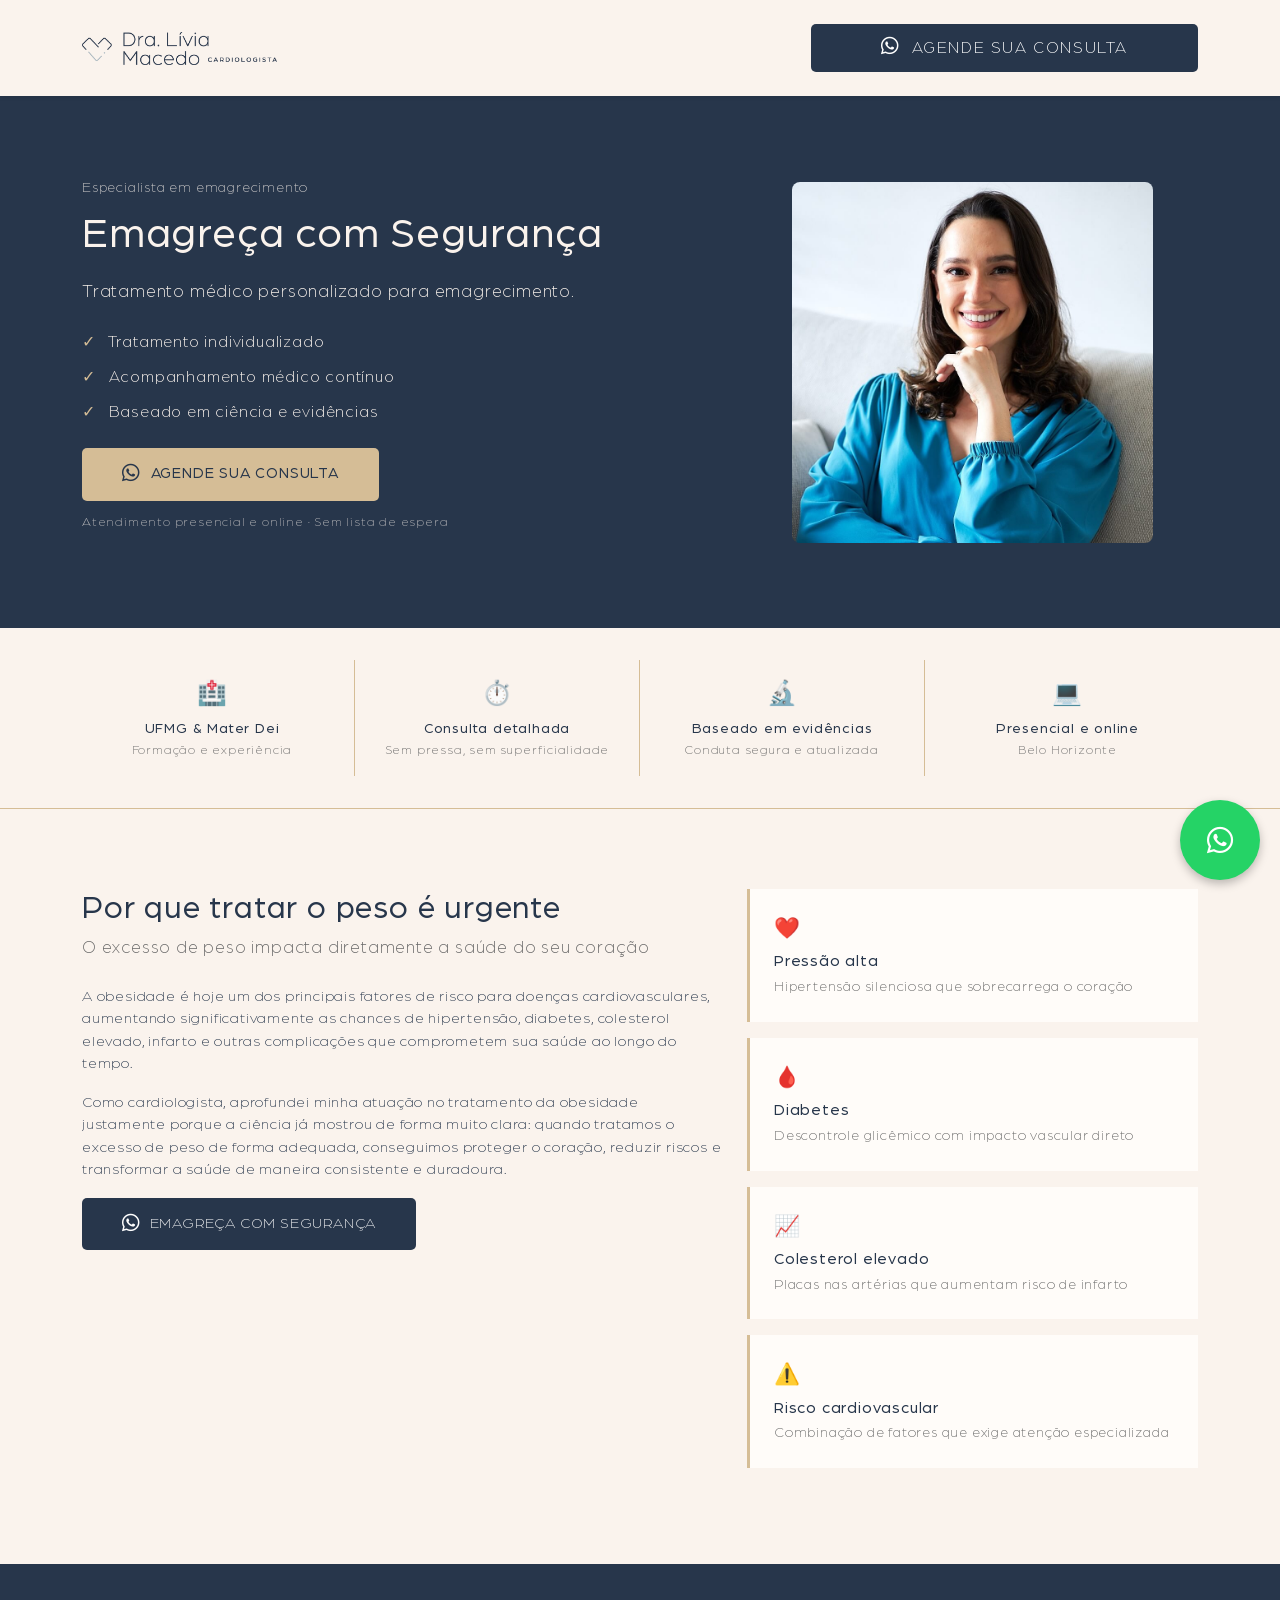
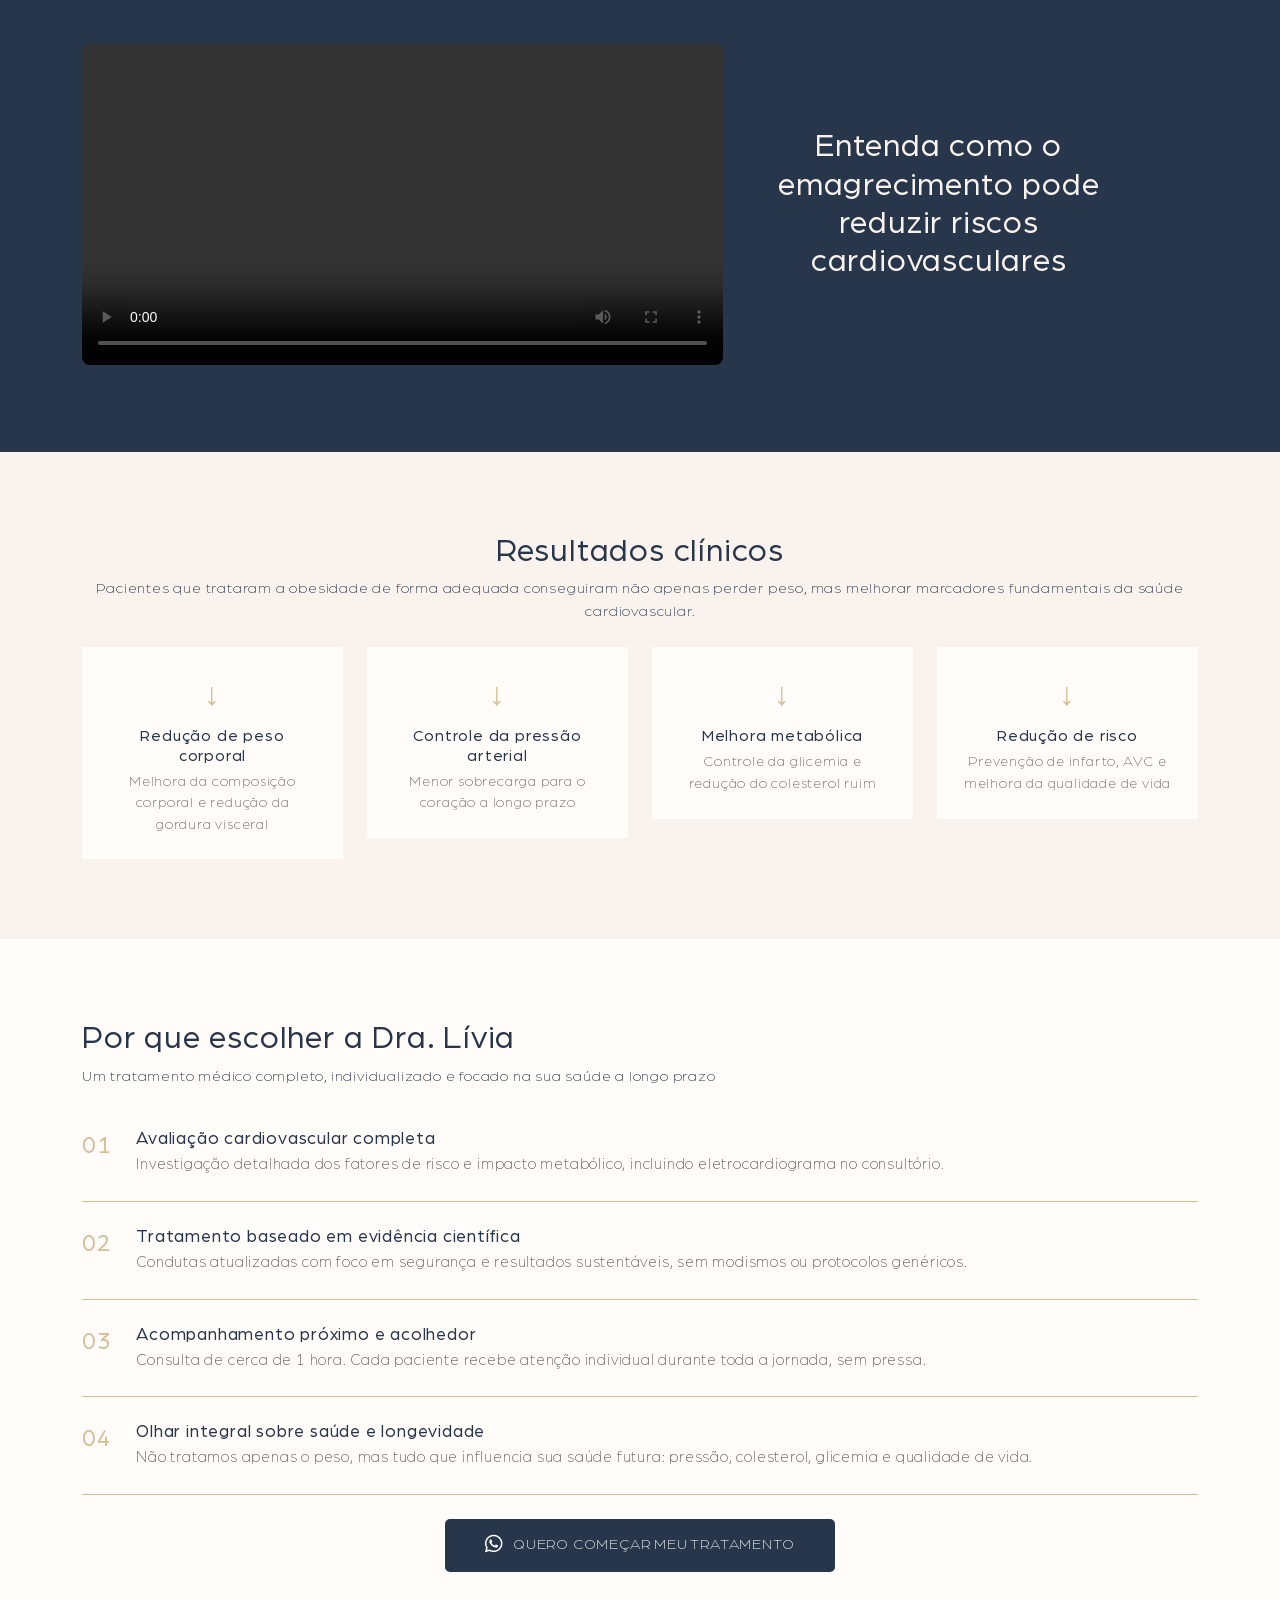
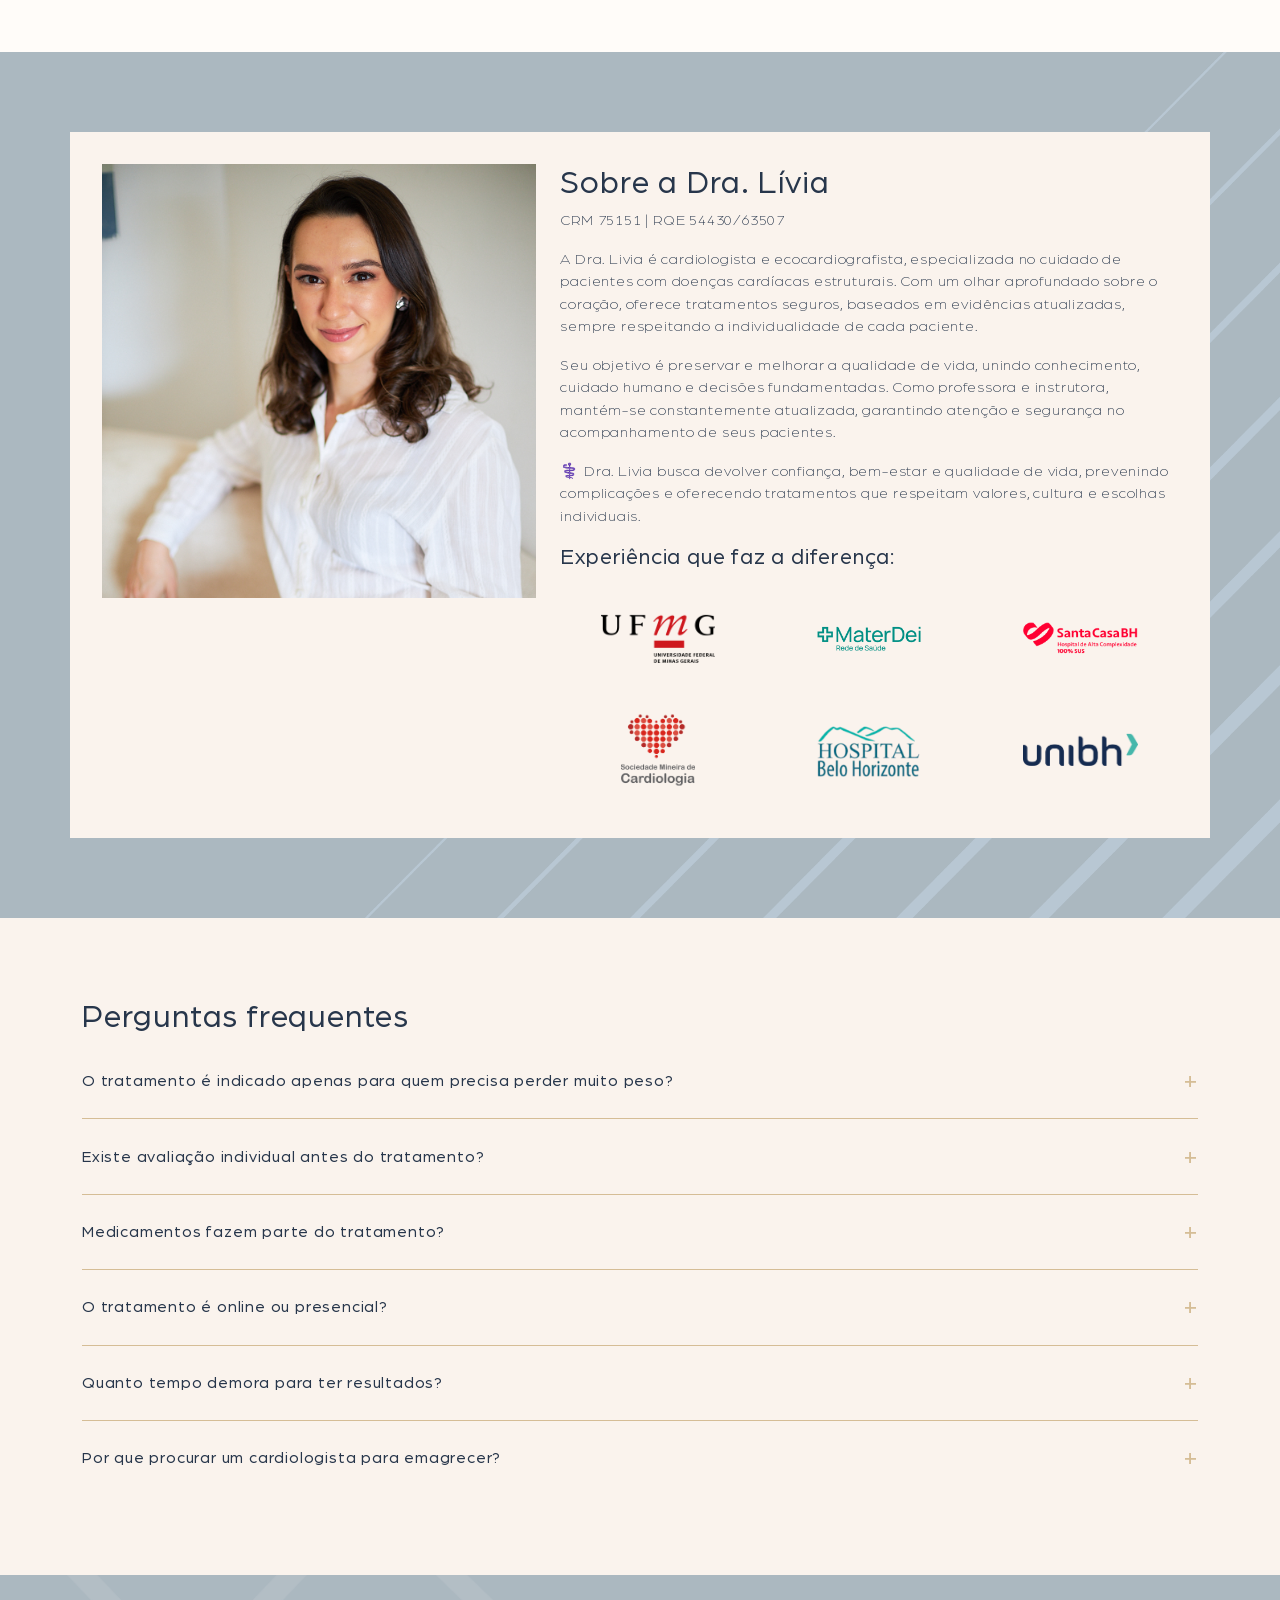
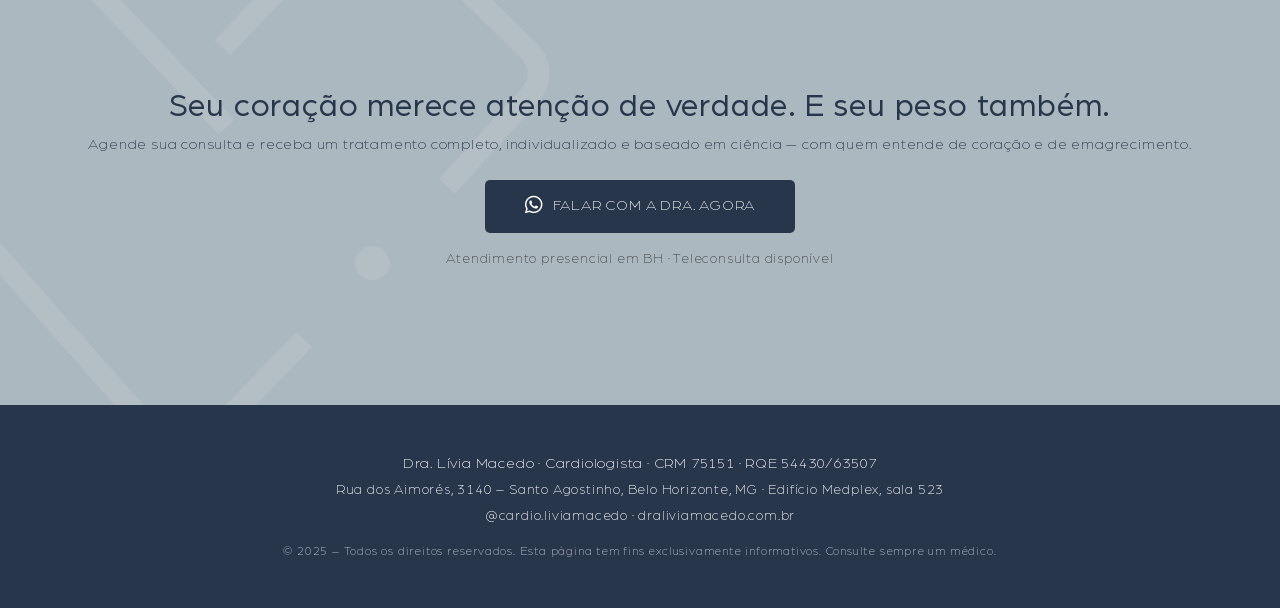
<file: emagreca-com-saude.html>
<!DOCTYPE html>
<html lang="pt-BR">
<head>
    <meta charset="UTF-8">
    <meta name="viewport" content="width=device-width, initial-scale=1.0">

    <!-- Google Tag Manager -->
<script>(function(w,d,s,l,i){w[l]=w[l]||[];w[l].push({'gtm.start':
new Date().getTime(),event:'gtm.js'});var f=d.getElementsByTagName(s)[0],
j=d.createElement(s),dl=l!='dataLayer'?'&l='+l:'';j.async=true;j.src=
'https://www.googletagmanager.com/gtm.js?id='+i+dl;f.parentNode.insertBefore(j,f);
})(window,document,'script','dataLayer','GTM-N33SVSZ2');</script>
<!-- End Google Tag Manager -->

    <!-- Event snippet for WhatsApp conversion page -->
    <script>
        function gtag_report_conversion(url) {
            var callback = function () {
                if (typeof(url) != 'undefined') {
                    window.location = url;
                }
            };
            gtag('event', 'conversion', {
                'send_to': 'AW-16884446533/FgIDCJz4w6UaEMXqkPM-',
                'value': 1.0,
                'currency': 'BRL',
                'event_callback': callback
            });
            console.log('whatsapp conversion')
            return false;
        }
    </script>

    <title>Emagreça com Saúde - Dra. Lívia Macedo | Especialista em Emagrecimento</title>
    <meta name="description" content="Tratamento médico personalizado para emagrecimento com segurança cardiovascular. Dra. Lívia Macedo, cardiologista em Belo Horizonte. Consulta presencial e online.">
    <meta name="keywords" content="emagrecimento, cardiologista, obesidade, perda de peso, Dra. Lívia Macedo, Belo Horizonte, saúde cardiovascular, prevenção">
    <meta name="author" content="Dra. Lívia Macedo">

    <!-- Open Graph Meta Tags -->
    <meta property="og:title" content="Emagreça com Saúde - Dra. Lívia Macedo | Cardiologista">
    <meta property="og:description" content="Tratamento médico personalizado para emagrecimento com segurança cardiovascular. Consulta presencial e online em Belo Horizonte.">
    <meta property="og:image" content="images/sobre-image.png">
    <meta property="og:url" content="https://draliviamacedo.com.br/emagraca-com-saude.html">
    <meta property="og:type" content="website">
    
    <!-- Twitter Card Meta Tags -->
    <meta name="twitter:card" content="summary_large_image">
    <meta name="twitter:title" content="Emagreça com Saúde - Dra. Lívia Macedo | Cardiologista">
    <meta name="twitter:description" content="Tratamento médico personalizado para emagrecimento com segurança cardiovascular. Consulta presencial e online em Belo Horizonte.">
    <meta name="twitter:image" content="images/sobre-image.png">

    <link rel="icon" href="images/favicon.png" type="image/png">
    <link href="https://cdn.jsdelivr.net/npm/bootstrap@5.1.3/dist/css/bootstrap.min.css" rel="stylesheet" integrity="sha384-1BmE4kWBq78iYhFldvKuhfTAU6auU8tT94WrHftjDbrCEXSU1oBoqyl2QvZ6jIW3" crossorigin="anonymous">
    <link rel="stylesheet" href="https://cdnjs.cloudflare.com/ajax/libs/font-awesome/5.15.3/css/all.min.css">
    <link rel="stylesheet" href="styles.css">

    <link rel="canonical" href="https://draliviamacedo.com.br/emagraca-com-saude.html">

    <!-- Hotjar Tracking Code for Dra. Livia Macedo -->
    <script>
        (function(h,o,t,j,a,r){
            h.hj=h.hj||function(){(h.hj.q=h.hj.q||[]).push(arguments)};
            h._hjSettings={hjid:6398975,hjsv:6};
            a=o.getElementsByTagName('head')[0];
            r=o.createElement('script');r.async=1;
            r.src=t+h._hjSettings.hjid+j+h._hjSettings.hjsv;
            a.appendChild(r);
        })(window,document,'https://static.hotjar.com/c/hotjar-','.js?sv=');
    </script>

    <style>
        /* Landing page specific styles */
        .lp-banner {
            background-color: #27364B;
            color: #FAF3ED;
            padding: 3rem 1.5rem;
        }

        .lp-banner h1 {
            font-size: 32px;
            margin-bottom: 1rem;
            line-height: 1.3;
        }

        .lp-banner p {
            font-size: 1.1rem;
            line-height: 1.6;
            margin-bottom: 1rem;
        }

        .lp-banner .lp-subtitle {
            font-size: 0.9rem;
            opacity: 0.8;
            margin-bottom: 0.5rem;
        }

        .lp-banner .lp-checkmarks {
            list-style: none;
            padding: 0;
            margin: 1.5rem 0;
        }

        .lp-banner .lp-checkmarks li {
            margin-bottom: 0.7rem;
            font-size: 1rem;
        }

        .lp-banner .lp-checkmarks li span {
            color: #D5BD96;
            margin-right: 0.5rem;
        }

        .lp-banner .btn-agendar-consulta {
            background-color: #D5BD96;
            color: #27364B;
            font-weight: 500;
        }

        .lp-banner .btn-agendar-consulta:hover {
            background-color: #FAF3ED !important;
            color: #27364B !important;
        }

        .lp-banner .lp-cta-sub {
            font-size: 0.8rem;
            opacity: 0.7;
            margin-top: 0.7rem;
        }

        .lp-credenciais {
            background-color: #FAF3ED;
            padding: 2rem 0;
            border-bottom: 1px solid #D5BD96;
        }

        .lp-credenciais .credencial-item {
            text-align: center;
            padding: 1rem;
        }

        .lp-credenciais .credencial-item .credencial-icon {
            font-size: 1.5rem;
            margin-bottom: 0.5rem;
        }

        .lp-credenciais .credencial-item h4 {
            font-size: 0.9rem;
            margin-bottom: 0.2rem;
            font-weight: 500;
        }

        .lp-credenciais .credencial-item p {
            font-size: 0.8rem;
            color: #666;
            margin-bottom: 0;
        }

        .lp-urgencia {
            background-color: #FAF3ED;
            padding: 3rem 0;
        }

        .lp-urgencia h2 {
            margin-bottom: 0.5rem;
        }

        .lp-urgencia .lp-urgencia-subtitle {
            color: #666;
            margin-bottom: 1.5rem;
            font-size: 1.1rem;
        }

        .lp-urgencia .risco-card {
            background-color: #FFFCF9;
            padding: 1.5rem;
            margin-bottom: 1rem;
            border-left: 3px solid #D5BD96;
        }

        .lp-urgencia .risco-card .risco-icon {
            font-size: 1.3rem;
            margin-bottom: 0.5rem;
        }

        .lp-urgencia .risco-card h4 {
            font-size: 1rem;
            margin-bottom: 0.3rem;
        }

        .lp-urgencia .risco-card p {
            font-size: 0.9rem;
            color: #666;
            margin-bottom: 0;
        }

        .lp-resultados {
            background-color: #FAF3ED;
            padding: 3rem 0;
        }

        .lp-resultados .resultado-item {
            text-align: center;
            padding: 1.5rem;
            background-color: #FFFCF9;
            margin-bottom: 1rem;
        }

        .lp-resultados .resultado-item .resultado-icon {
            font-size: 2rem;
            color: #D5BD96;
            margin-bottom: 0.5rem;
        }

        .lp-resultados .resultado-item h4 {
            font-size: 1rem;
            margin-bottom: 0.3rem;
        }

        .lp-resultados .resultado-item p {
            font-size: 0.9rem;
            color: #666;
            margin-bottom: 0;
        }

        .lp-diferenciais {
            background-color: #FFFCF9;
            padding: 3rem 0;
        }

        .lp-diferenciais .diferencial-item {
            display: flex;
            align-items: flex-start;
            padding: 1.5rem 0;
            border-bottom: 1px solid #D5BD96;
        }

        .lp-diferenciais .diferencial-item:last-of-type {
            border-bottom: none;
        }

        .lp-diferenciais .diferencial-number {
            font-size: 1.5rem;
            font-weight: 500;
            color: #D5BD96;
            margin-right: 1.2rem;
            min-width: 35px;
        }

        .lp-diferenciais .diferencial-item h4 {
            font-size: 1.1rem;
            margin-bottom: 0.3rem;
        }

        .lp-diferenciais .diferencial-item p {
            font-size: 0.95rem;
            color: #555;
            margin-bottom: 0;
        }

        .lp-faq {
            background-color: #FAF3ED;
            padding: 3rem 0;
        }

        .lp-faq .faq-item {
            border-bottom: 1px solid #D5BD96;
            padding: 1.2rem 0;
        }

        .lp-faq .faq-item:last-of-type {
            border-bottom: none;
        }

        .lp-faq .faq-question {
            display: flex;
            justify-content: space-between;
            align-items: center;
            cursor: pointer;
            font-weight: 500;
            font-size: 1rem;
        }

        .lp-faq .faq-question .faq-toggle {
            font-size: 1.5rem;
            color: #D5BD96;
            transition: transform 0.3s;
        }

        .lp-faq .faq-answer {
            display: none;
            padding-top: 0.8rem;
            font-size: 0.95rem;
            color: #555;
            line-height: 1.6;
        }

        .lp-faq .faq-item.active .faq-answer {
            display: block;
        }

        .lp-faq .faq-item.active .faq-toggle {
            transform: rotate(45deg);
        }

        .lp-cta-final {
            background-color: #ABB8C0;
            background-image: url('images/background-coracao.png');
            background-repeat: no-repeat;
            background-size: cover;
            background-position: center;
            padding: 3rem 0;
            text-align: center;
        }

        .lp-cta-final h2 {
            margin-bottom: 0.5rem;
        }

        .lp-cta-final p {
            margin-bottom: 1.5rem;
        }

        .lp-cta-final .btn-agendar-consulta {
            margin-bottom: 1rem;
        }

        .lp-cta-final .lp-cta-sub {
            font-size: 0.85rem;
            color: #444;
        }

        /* Mobile fixes */
        @media (max-width: 959px) {
            .lp-banner .btn-agendar-consulta,
            .lp-urgencia .btn-agendar-consulta,
            .lp-diferenciais .btn-agendar-consulta,
            .lp-cta-final .btn-agendar-consulta {
                font-size: 0.75rem;
            }

            .lp-urgencia {
                padding: 3rem 1.5rem;
            }

            .lp-banner {
                padding: 3rem 1.5rem;
            }

            .lp-credenciais {
                padding: 2rem 1rem;
            }

            .lp-resultados {
                padding: 3rem 1.5rem;
            }

            .lp-diferenciais {
                padding: 3rem 1.5rem;
            }

            .lp-faq {
                padding: 3rem 1.5rem;
            }

            .lp-cta-final {
                padding: 3rem 1.5rem;
            }
        }

        @media (min-width: 960px) {
            .lp-banner {
                padding: 5rem 0;
            }

            .lp-banner h1 {
                font-size: 42px;
            }

            .lp-banner .btn-agendar-consulta {
                width: auto;
            }

            .w-lg-auto {
                width: auto !important;
            }

            .lp-credenciais .credencial-item {
                border-right: 1px solid #D5BD96;
            }

            .lp-credenciais .credencial-item:last-child {
                border-right: none;
            }

            .lp-urgencia,
            .lp-resultados,
            .lp-diferenciais,
            .lp-faq {
                padding: 5rem 0;
            }

            .lp-cta-final {
                padding: 7rem 0;
            }

            .lp-resultados .resultado-item {
                margin-bottom: 0;
            }
        }
    </style>
</head>
<body>
    <!-- Google Tag Manager (noscript) -->
<noscript><iframe src="https://www.googletagmanager.com/ns.html?id=GTM-N33SVSZ2"
height="0" width="0" style="display:none;visibility:hidden"></iframe></noscript>
<!-- End Google Tag Manager (noscript) -->

    <header class="menu-header sticky-top shadow-sm">
        <nav class="navbar navbar-expand-lg">
            <div class="container">
                <a class="navbar-brand" href="index.html">
                    <img src="images/logo-mobile.png" alt="Coração geométrico azul, logomarca da Dra. Lívia Macedo" class="logo logo-mobile">
                    <img src="images/logo-desktop.png" alt="Coração geométrico azul, logomarca da Dra. Lívia Macedo" class="logo logo-desktop">
                </a>

                <a class="btn btn-primary btn-agendar-consulta" href="whatsapp-redirect.html?origem=emagreca"><i class="fab fa-whatsapp"></i> AGENDE SUA CONSULTA</a>
            </div>
        </nav>
    </header>

    <!-- BANNER / HERO -->
    <section class="lp-banner">
        <div class="container">
            <div class="row align-items-center">
                <div class="col-12 col-lg-7">
                    <p class="lp-subtitle">Especialista em emagrecimento</p>
                    <h1>Emagreça com Segurança</h1>
                    <p>Tratamento médico personalizado para emagrecimento.</p>

                    <ul class="lp-checkmarks">
                        <li><span>✓</span> Tratamento individualizado</li>
                        <li><span>✓</span> Acompanhamento médico contínuo</li>
                        <li><span>✓</span> Baseado em ciência e evidências</li>
                    </ul>

                    <a class="btn btn-primary btn-agendar-consulta w-100 w-lg-auto" href="whatsapp-redirect.html?origem=emagreca"><i class="fab fa-whatsapp"></i> AGENDE SUA CONSULTA</a>
                    <p class="lp-cta-sub">Atendimento presencial e online · Sem lista de espera</p>
                </div>
                <div class="col-12 col-lg-5 d-none d-lg-block text-center">
                    <img src="images/foto-dra-livia-macedo.jpg" alt="Dra. Lívia Macedo, cardiologista" style="width: 80%; border-radius: 8px;">
                </div>
            </div>
        </div>
    </section>

    <!-- CREDENCIAIS -->
    <section class="lp-credenciais">
        <div class="container">
            <div class="row">
                <div class="col-6 col-lg-3 credencial-item">
                    <div class="credencial-icon">🏥</div>
                    <h4>UFMG &amp; Mater Dei</h4>
                    <p>Formação e experiência</p>
                </div>
                <div class="col-6 col-lg-3 credencial-item">
                    <div class="credencial-icon">⏱️</div>
                    <h4>Consulta detalhada</h4>
                    <p>Sem pressa, sem superficialidade</p>
                </div>
                <div class="col-6 col-lg-3 credencial-item">
                    <div class="credencial-icon">🔬</div>
                    <h4>Baseado em evidências</h4>
                    <p>Conduta segura e atualizada</p>
                </div>
                <div class="col-6 col-lg-3 credencial-item">
                    <div class="credencial-icon">💻</div>
                    <h4>Presencial e online</h4>
                    <p>Belo Horizonte</p>
                </div>
            </div>
        </div>
    </section>

    <!-- POR QUE TRATAR O PESO É URGENTE -->
    <section class="lp-urgencia">
        <div class="container">
            <div class="row">
                <div class="col-12 col-lg-7">
                    <h2>Por que tratar o peso é urgente</h2>
                    <p class="lp-urgencia-subtitle">O excesso de peso impacta diretamente a saúde do seu coração</p>

                    <p>A obesidade é hoje um dos principais fatores de risco para doenças cardiovasculares, aumentando significativamente as chances de hipertensão, diabetes, colesterol elevado, infarto e outras complicações que comprometem sua saúde ao longo do tempo.</p>

                    <p>Como cardiologista, aprofundei minha atuação no tratamento da obesidade justamente porque a ciência já mostrou de forma muito clara: quando tratamos o excesso de peso de forma adequada, conseguimos proteger o coração, reduzir riscos e transformar a saúde de maneira consistente e duradoura.</p>

                    <a class="btn btn-primary btn-agendar-consulta w-100 w-lg-auto" href="whatsapp-redirect.html?origem=emagreca"><i class="fab fa-whatsapp"></i> EMAGREÇA COM SEGURANÇA</a>
                </div>
                <div class="col-12 col-lg-5">
                    <div class="mt-4 mt-lg-0">
                        <div class="risco-card">
                            <div class="risco-icon">❤️</div>
                            <h4>Pressão alta</h4>
                            <p>Hipertensão silenciosa que sobrecarrega o coração</p>
                        </div>
                        <div class="risco-card">
                            <div class="risco-icon">🩸</div>
                            <h4>Diabetes</h4>
                            <p>Descontrole glicêmico com impacto vascular direto</p>
                        </div>
                        <div class="risco-card">
                            <div class="risco-icon">📈</div>
                            <h4>Colesterol elevado</h4>
                            <p>Placas nas artérias que aumentam risco de infarto</p>
                        </div>
                        <div class="risco-card">
                            <div class="risco-icon">⚠️</div>
                            <h4>Risco cardiovascular</h4>
                            <p>Combinação de fatores que exige atenção especializada</p>
                        </div>
                    </div>
                </div>
            </div>
        </div>
    </section>

    <!-- VIDEO -->
    <section class="consultation">
        <div class="container">
            <div class="row align-items-center">
                <div class="col-12 col-lg-5 text-center order-1 order-lg-2 mb-4 mb-lg-0 pt-3 pt-lg-0">
                    <h2>Entenda como o emagrecimento pode reduzir riscos cardiovasculares</h2>
                </div>
                <div class="col-12 col-lg-7 order-2 order-lg-1">
                    <video class="w-100" controls style="border-radius: 8px; max-height: 400px; object-fit: contain;">
                        <source src="http://draliviamacedo.com.br/images/video-obesidade-e-problemas-cardiovasculares.mp4" type="video/mp4">
                        Seu navegador não suporta o elemento de vídeo.
                    </video>
                </div>
            </div>
        </div>
    </section>

    <!-- RESULTADOS CLÍNICOS -->
    <section class="lp-resultados">
        <div class="container">
            <div class="text-center mb-4">
                <h2>Resultados clínicos</h2>
                <p>Pacientes que trataram a obesidade de forma adequada conseguiram não apenas perder peso, mas melhorar marcadores fundamentais da saúde cardiovascular.</p>
            </div>
            <div class="row">
                <div class="col-12 col-lg-3">
                    <div class="resultado-item">
                        <div class="resultado-icon">↓</div>
                        <h4>Redução de peso corporal</h4>
                        <p>Melhora da composição corporal e redução da gordura visceral</p>
                    </div>
                </div>
                <div class="col-12 col-lg-3">
                    <div class="resultado-item">
                        <div class="resultado-icon">↓</div>
                        <h4>Controle da pressão arterial</h4>
                        <p>Menor sobrecarga para o coração a longo prazo</p>
                    </div>
                </div>
                <div class="col-12 col-lg-3">
                    <div class="resultado-item">
                        <div class="resultado-icon">↓</div>
                        <h4>Melhora metabólica</h4>
                        <p>Controle da glicemia e redução do colesterol ruim</p>
                    </div>
                </div>
                <div class="col-12 col-lg-3">
                    <div class="resultado-item">
                        <div class="resultado-icon">↓</div>
                        <h4>Redução de risco</h4>
                        <p>Prevenção de infarto, AVC e melhora da qualidade de vida</p>
                    </div>
                </div>
            </div>
        </div>
    </section>

    <!-- POR QUE ESCOLHER A DRA. LÍVIA -->
    <section class="lp-diferenciais">
        <div class="container">
            <h2>Por que escolher a Dra. Lívia</h2>
            <p>Um tratamento médico completo, individualizado e focado na sua saúde a longo prazo</p>

            <div class="diferencial-item">
                <div class="diferencial-number">01</div>
                <div>
                    <h4>Avaliação cardiovascular completa</h4>
                    <p>Investigação detalhada dos fatores de risco e impacto metabólico, incluindo eletrocardiograma no consultório.</p>
                </div>
            </div>
            <div class="diferencial-item">
                <div class="diferencial-number">02</div>
                <div>
                    <h4>Tratamento baseado em evidência científica</h4>
                    <p>Condutas atualizadas com foco em segurança e resultados sustentáveis, sem modismos ou protocolos genéricos.</p>
                </div>
            </div>
            <div class="diferencial-item">
                <div class="diferencial-number">03</div>
                <div>
                    <h4>Acompanhamento próximo e acolhedor</h4>
                    <p>Consulta de cerca de 1 hora. Cada paciente recebe atenção individual durante toda a jornada, sem pressa.</p>
                </div>
            </div>
            <div class="diferencial-item">
                <div class="diferencial-number">04</div>
                <div>
                    <h4>Olhar integral sobre saúde e longevidade</h4>
                    <p>Não tratamos apenas o peso, mas tudo que influencia sua saúde futura: pressão, colesterol, glicemia e qualidade de vida.</p>
                </div>
            </div>

            <div class="text-center mt-4">
                <a class="btn btn-primary btn-agendar-consulta" href="whatsapp-redirect.html?origem=emagreca"><i class="fab fa-whatsapp"></i> QUERO COMEÇAR MEU TRATAMENTO</a>
            </div>
        </div>
    </section>

    <!-- CONHEÇA A MÉDICA -->
    <section class="about" id="sobre">
        <div class="container">
            <div class="row">
                <div class="about-image col-12 col-lg-5">
                    <img src="images/foto-profile.jpg" alt="Dra. Lívia Macedo sentada em sofá claro, usando camisa branca">
                </div>
                <div class="about-text col-12 col-lg-7">
                    <h2>Sobre a Dra. Lívia</h2>
                    <p>CRM 75151 | RQE 54430/63507</p>
                    <p>A Dra. Livia é cardiologista e ecocardiografista, especializada no cuidado de pacientes com doenças cardíacas estruturais. Com um olhar aprofundado sobre o coração, oferece tratamentos seguros, baseados em evidências atualizadas, sempre respeitando a individualidade de cada paciente.</p>
                    
                    <p>Seu objetivo é preservar e melhorar a qualidade de vida, unindo conhecimento, cuidado humano e decisões fundamentadas. Como professora e instrutora, mantém-se constantemente atualizada, garantindo atenção e segurança no acompanhamento de seus pacientes.</p>
                    
                    <p>⚕️ Dra. Livia busca devolver confiança, bem-estar e qualidade de vida, prevenindo complicações e oferecendo tratamentos que respeitam valores, cultura e escolhas individuais.</p>

                    <h3>Experiência que faz a diferença:</h3>

                    <div class="logos-container">
                        <div class="logos-item">
                            <img class="" src="images/logo-ufmg.png" alt="Logo UFMG">
                        </div>

                        <div class="logos-item">
                            <img class="" src="images/logo-mater-dei.png" alt="Logo Hospital Mater DEi">
                        </div>

                        <div class="logos-item">
                            <img class="" src="images/logo-santa-casa.png" alt="Logo Santa Casa de Belo Horizonte">
                        </div>

                        <div class="logos-item">
                            <img class=" logo-sociedade" src="images/logo-sociedade-mineira-cardiologia.png" alt="Logo Sociedade Mineira de Cardiologia">
                        </div>

                        <div class="logos-item">
                            <img class="" src="images/logo-hospital-belo-horizonte.webp" alt="Logo Hospital Belo Horizonte">
                        </div>
                        
                        <div class="logos-item">
                            <img class="" src="images/logo-unibh.png" alt="Logo Uni BH">
                        </div>
                    </div>
                </div>
            </div>
        </div>
    </section>

    <!-- FAQ -->
    <section class="lp-faq">
        <div class="container">
            <h2>Perguntas frequentes</h2>

            <div class="faq-item">
                <div class="faq-question" onclick="this.parentElement.classList.toggle('active')">
                    <span>O tratamento é indicado apenas para quem precisa perder muito peso?</span>
                    <span class="faq-toggle">+</span>
                </div>
                <div class="faq-answer">
                    <p>Não. Mesmo pequenas reduções no peso corporal já trazem benefícios importantes para a saúde cardiovascular. O tratamento é indicado para qualquer pessoa com excesso de peso associado a fatores de risco como hipertensão, diabetes, colesterol elevado ou histórico familiar cardíaco.</p>
                </div>
            </div>

            <div class="faq-item">
                <div class="faq-question" onclick="this.parentElement.classList.toggle('active')">
                    <span>Existe avaliação individual antes do tratamento?</span>
                    <span class="faq-toggle">+</span>
                </div>
                <div class="faq-answer">
                    <p>Sim. Cada paciente passa por uma análise clínica completa, com avaliação cardiovascular, histórico de saúde, exame físico e, quando necessário, eletrocardiograma. O plano de tratamento é construído com base nessa avaliação individualizada.</p>
                </div>
            </div>

            <div class="faq-item">
                <div class="faq-question" onclick="this.parentElement.classList.toggle('active')">
                    <span>Medicamentos fazem parte do tratamento?</span>
                    <span class="faq-toggle">+</span>
                </div>
                <div class="faq-answer">
                    <p>Quando houver indicação clínica, sempre de forma individualizada. O uso de medicamentos é avaliado caso a caso, com base nas evidências científicas mais atualizadas e nas características específicas de cada paciente.</p>
                </div>
            </div>

            <div class="faq-item">
                <div class="faq-question" onclick="this.parentElement.classList.toggle('active')">
                    <span>O tratamento é online ou presencial?</span>
                    <span class="faq-toggle">+</span>
                </div>
                <div class="faq-answer">
                    <p>Os dois. A Dra. Lívia realiza consultas presenciais em Belo Horizonte (Rua dos Aimorés, 3140 – Santo Agostinho, Edifício Medplex, sala 523) e também teleconsulta com a mesma atenção e cuidado. Caso seja necessário exame físico ou eletrocardiograma, agendamos uma consulta presencial posteriormente.</p>
                </div>
            </div>

            <div class="faq-item">
                <div class="faq-question" onclick="this.parentElement.classList.toggle('active')">
                    <span>Quanto tempo demora para ter resultados?</span>
                    <span class="faq-toggle">+</span>
                </div>
                <div class="faq-answer">
                    <p>Cada organismo responde de maneira diferente. O foco é um resultado consistente e sustentável. O acompanhamento próximo permite ajustes ao longo do caminho, garantindo que o tratamento evolua conforme a resposta de cada paciente.</p>
                </div>
            </div>

            <div class="faq-item">
                <div class="faq-question" onclick="this.parentElement.classList.toggle('active')">
                    <span>Por que procurar um cardiologista para emagrecer?</span>
                    <span class="faq-toggle">+</span>
                </div>
                <div class="faq-answer">
                    <p>Porque obesidade e saúde cardiovascular estão profundamente conectadas. Um cardiologista especializado oferece um olhar integral sobre os riscos, monitora o impacto do tratamento no coração e garante que o processo seja seguro — especialmente para quem já tem hipertensão, diabetes ou histórico cardíaco.</p>
                </div>
            </div>
        </div>
    </section>

    <!-- CTA FINAL -->
    <section class="lp-cta-final">
        <div class="container">
            <h2>Seu coração merece atenção de verdade. E seu peso também.</h2>
            <p>Agende sua consulta e receba um tratamento completo, individualizado e baseado em ciência — com quem entende de coração e de emagrecimento.</p>

            <a class="btn btn-primary btn-agendar-consulta" href="whatsapp-redirect.html?origem=emagreca"><i class="fab fa-whatsapp"></i> FALAR COM A DRA. AGORA</a>
            <p class="lp-cta-sub">Atendimento presencial em BH · Teleconsulta disponível</p>
        </div>
    </section>

    <!-- FOOTER -->
    <footer class="site-footer">
        <div class="container text-center">
            <p style="margin-bottom: 0.3rem;">Dra. Lívia Macedo · Cardiologista · CRM 75151 · RQE 54430/63507</p>
            <p style="margin-bottom: 0.3rem; font-size: 0.85rem;">Rua dos Aimorés, 3140 – Santo Agostinho, Belo Horizonte, MG · Edifício Medplex, sala 523</p>
            <p style="margin-bottom: 0.3rem; font-size: 0.85rem;">
                <a href="https://www.instagram.com/cardio.liviamacedo" target="_blank" style="color: #fff; text-decoration: none;">@cardio.liviamacedo</a>
                 · 
                <a href="https://draliviamacedo.com.br" target="_blank" style="color: #fff; text-decoration: none;">draliviamacedo.com.br</a>
            </p>
            <p style="font-size: 0.75rem; opacity: 0.7; margin-top: 1rem; margin-bottom: 0;">© 2025 – Todos os direitos reservados. Esta página tem fins exclusivamente informativos. Consulte sempre um médico.</p>
        </div>
    </footer>

    <a class="whatsapp-float" href="whatsapp-redirect.html?origem=emagreca" aria-label="Agendar consulta pelo WhatsApp">
        <i class="fab fa-whatsapp"></i>
    </a>

    <script src="https://cdn.jsdelivr.net/npm/bootstrap@5.1.3/dist/js/bootstrap.bundle.min.js" integrity="sha384-ka7Sk0Gln4gmtz2MlQnikT1wXgYsOg+OMhuP+IlRH9sENBO0LRn5q+8nbTov4+1p" crossorigin="anonymous"></script>
</body>
</html>
</file>
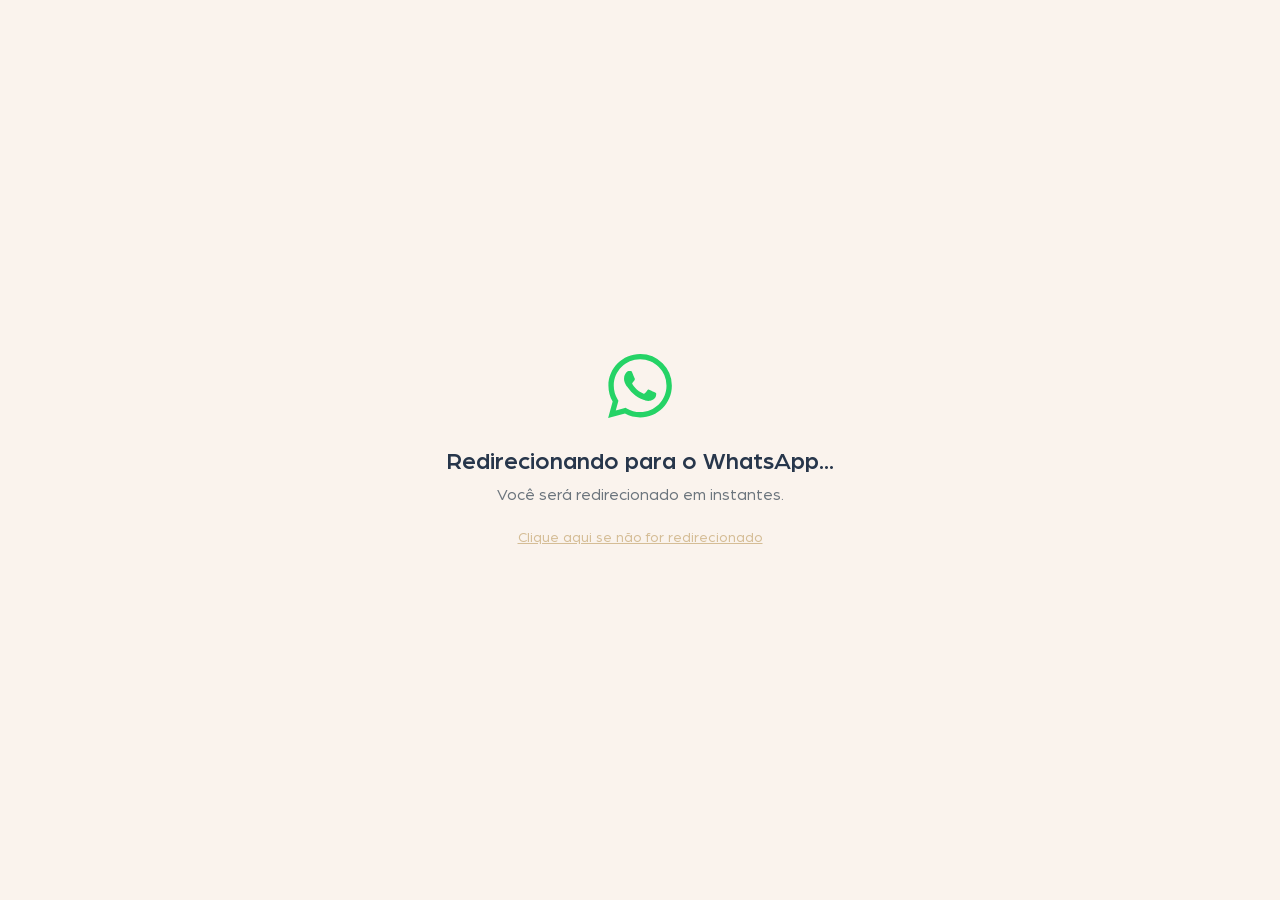
<file: whatsapp-redirect.html>
<!DOCTYPE html>
<html lang="pt-BR">
<head>
    <meta charset="UTF-8">
    <meta name="viewport" content="width=device-width, initial-scale=1.0">

    <!-- Google Tag Manager -->
<script>(function(w,d,s,l,i){w[l]=w[l]||[];w[l].push({'gtm.start':
new Date().getTime(),event:'gtm.js'});var f=d.getElementsByTagName(s)[0],
j=d.createElement(s),dl=l!='dataLayer'?'&l='+l:'';j.async=true;j.src=
'https://www.googletagmanager.com/gtm.js?id='+i+dl;f.parentNode.insertBefore(j,f);
})(window,document,'script','dataLayer','GTM-N33SVSZ2');</script>
<!-- End Google Tag Manager -->

<!-- Meta Pixel Code -->
<script>
!function(f,b,e,v,n,t,s)
{if(f.fbq)return;n=f.fbq=function(){n.callMethod?
n.callMethod.apply(n,arguments):n.queue.push(arguments)};
if(!f._fbq)f._fbq=n;n.push=n;n.loaded=!0;n.version='2.0';
n.queue=[];t=b.createElement(e);t.async=!0;
t.src=v;s=b.getElementsByTagName(e)[0];
s.parentNode.insertBefore(t,s)}(window, document,'script',
'https://connect.facebook.net/en_US/fbevents.js');
fbq('init', '1773544943649377');
fbq('track', 'PageView');
</script>
<noscript><img height="1" width="1" style="display:none"
src="https://www.facebook.com/tr?id=1773544943649377&ev=PageView&noscript=1"
/></noscript>
<!-- End Meta Pixel Code -->

    <title>Redirecionando para WhatsApp - Dra. Lívia Macedo</title>
    <meta name="robots" content="noindex, nofollow">
    <link rel="icon" href="images/favicon.png" type="image/png">
    <style>
        @font-face {
            font-family: 'Arboria';
            src: url('fonts/Arboria-Book.ttf') format('truetype');
            font-weight: 400;
        }
        @font-face {
            font-family: 'Arboria';
            src: url('fonts/Arboria-Medium.ttf') format('truetype');
            font-weight: 500;
        }

        * {
            margin: 0;
            padding: 0;
            box-sizing: border-box;
        }

        body {
            font-family: 'Arboria', sans-serif;
            background-color: #FAF3ED;
            display: flex;
            justify-content: center;
            align-items: center;
            min-height: 100vh;
            color: #27364B;
        }

        .redirect-container {
            text-align: center;
            padding: 2rem;
        }

        .redirect-container svg {
            width: 64px;
            height: 64px;
            margin-bottom: 1.5rem;
            animation: pulse 1.2s ease-in-out infinite;
        }

        .redirect-container h1 {
            font-size: 1.5rem;
            font-weight: 500;
            margin-bottom: 0.5rem;
        }

        .redirect-container p {
            font-size: 1rem;
            color: #6c757d;
        }

        .redirect-container a {
            display: inline-block;
            margin-top: 1.5rem;
            color: #D5BD96;
            text-decoration: underline;
            font-size: 0.9rem;
        }

        @keyframes pulse {
            0%, 100% { transform: scale(1); opacity: 1; }
            50% { transform: scale(1.1); opacity: 0.8; }
        }
    </style>
</head>
<body>
    <!-- Google Tag Manager (noscript) -->
<noscript><iframe src="https://www.googletagmanager.com/ns.html?id=GTM-N33SVSZ2"
height="0" width="0" style="display:none;visibility:hidden"></iframe></noscript>
<!-- End Google Tag Manager (noscript) -->

    <div class="redirect-container">
        <svg viewBox="0 0 24 24" fill="#25D366" xmlns="http://www.w3.org/2000/svg">
            <path d="M17.472 14.382c-.297-.149-1.758-.867-2.03-.967-.273-.099-.471-.148-.67.15-.197.297-.767.966-.94 1.164-.173.199-.347.223-.644.075-.297-.15-1.255-.463-2.39-1.475-.883-.788-1.48-1.761-1.653-2.059-.173-.297-.018-.458.13-.606.134-.133.298-.347.446-.52.149-.174.198-.298.298-.497.099-.198.05-.371-.025-.52-.075-.149-.669-1.612-.916-2.207-.242-.579-.487-.5-.669-.51-.173-.008-.371-.01-.57-.01-.198 0-.52.074-.792.372-.272.297-1.04 1.016-1.04 2.479 0 1.462 1.065 2.875 1.213 3.074.149.198 2.096 3.2 5.077 4.487.709.306 1.262.489 1.694.625.712.227 1.36.195 1.871.118.571-.085 1.758-.719 2.006-1.413.248-.694.248-1.289.173-1.413-.074-.124-.272-.198-.57-.347m-5.421 7.403h-.004a9.87 9.87 0 01-5.031-1.378l-.361-.214-3.741.982.998-3.648-.235-.374a9.86 9.86 0 01-1.51-5.26c.001-5.45 4.436-9.884 9.888-9.884 2.64 0 5.122 1.03 6.988 2.898a9.825 9.825 0 012.893 6.994c-.003 5.45-4.437 9.884-9.885 9.884m8.413-18.297A11.815 11.815 0 0012.05 0C5.495 0 .16 5.335.157 11.892c0 2.096.547 4.142 1.588 5.945L.057 24l6.305-1.654a11.882 11.882 0 005.683 1.448h.005c6.554 0 11.89-5.335 11.893-11.893a11.821 11.821 0 00-3.48-8.413z"/>
        </svg>
        <h1>Redirecionando para o WhatsApp...</h1>
        <p>Você será redirecionado em instantes.</p>
        <a id="fallback-link" href="https://wa.me/553184617174">Clique aqui se não for redirecionado</a>
    </div>

    <script>
        (function () {
            var PHONE = "553184617174";

            // Mensagem padrão (usada em index.html, saude-alem-do-exame.html e qualquer origem não mapeada).
            // A chave "origem" pode vir de: ?origem=xxx na URL, ou detecção automática pela página anterior.
            var DEFAULT_MSG = "Gostaria de saber mais sobre a consulta da Dra. Livia";
            var MENSAGENS = {
                "emagreca": "Olá! Gostaria de saber mais sobre o tratamento de emagrecimento com a Dra. Lívia Macedo."
            };

            // Mapeia nomes de arquivo de páginas para uma chave de origem (usado no fallback via referrer).
            var PAGINA_PARA_ORIGEM = {
                "emagreca-com-saude.html": "emagreca"
            };

            function getOrigem() {
                // 1) Prioridade: parâmetro explícito ?origem= na URL
                var params = new URLSearchParams(window.location.search);
                var origem = params.get("origem");
                if (origem && MENSAGENS[origem]) {
                    return origem;
                }

                // 2) Fallback: detectar pela página de onde a pessoa veio
                try {
                    if (document.referrer) {
                        var path = new URL(document.referrer).pathname;
                        var arquivo = path.substring(path.lastIndexOf("/") + 1) || "index.html";
                        if (PAGINA_PARA_ORIGEM[arquivo]) {
                            return PAGINA_PARA_ORIGEM[arquivo];
                        }
                    }
                } catch (e) { /* ignora URL inválida */ }

                return null;
            }

            var origem = getOrigem();
            var texto = (origem && MENSAGENS[origem]) ? MENSAGENS[origem] : DEFAULT_MSG;
            var destino = "https://wa.me/" + PHONE + "?text=" + encodeURIComponent(texto);

            // Atualiza o link de fallback e agenda o redirecionamento
            document.getElementById("fallback-link").href = destino;
            setTimeout(function () {
                window.location.href = destino;
            }, 2000);
        })();
    </script>
</body>
</html>
</file>
<file: styles.css>
@font-face {
    font-family: 'Arboria';
    src: url('fonts/Arboria-Light.ttf') format('truetype');
    font-weight: 400;
}

@font-face {
    font-family: 'Arboria';
    src: url('fonts/Arboria-Book.ttf') format('truetype');
    font-weight: 500;
}

body {
    font-family: 'Arboria', Arial, sans-serif;
    font-weight: 400;
    font-size: 15px;
    color: #27364B;
    background-color: #fdf7f3;
    margin: 0;
    padding: 0;
    letter-spacing: 0.05rem;
}

h1, h2, h3, h4, h5, h6 {
    font-family: 'Arboria', Arial, sans-serif;
    font-weight: 500;
}

h2 {
    font-size: 27px;
}

h3 {
    font-size: 22px;
}

.thick-underline {
    text-decoration-line: underline;
    text-decoration-thickness: 5px;
    text-decoration-color: #abb8c08f;
}

@media (min-width: 960px) {
    h2 {
        font-size: 32px;
    }
    
    h3 {
        font-size: 22px;
    }
}

@media (min-width: 960px) {
    .btn {
        font-size: 15px;
    }
}

/*** BOTÃO AGENDAR ***/

.btn-agendar-consulta {
    font-family: 'Arboria', Arial, sans-serif;
    font-weight: 400;
    background-color: #27364B;
    color: #fff;
    border: none;
    border-radius: 5px;
    padding: 20px 15px;
}

.btn-agendar-consulta i {
    font-size: 20px;
    vertical-align: initial;
}

.btn-agendar-consulta:hover,
.btn-agendar-consulta:focus {
    background-color: #D5BD96 !important;
    color: #fff !important;
}

.btn-agendar-consulta-secondary {
    font-family: 'Arboria', Arial, sans-serif;
    font-weight: 400;
    background-color: #fdf7f3;
    color: #27364B;
    border: none;
    border-radius: 5px;
    padding: 20px 15px;
}

.btn-agendar-consulta-secondary i {
    font-size: 20px;
    vertical-align: initial;
}

.btn-agendar-consulta-secondary:hover,
.btn-agendar-consulta-secondary:focus {
    background-color: #D5BD96 !important;
    color: #fff !important;
}

@media (min-width: 960px) {
    .btn {
        font-size: 15px;
    }

    .btn-agendar-consulta,
    .btn-agendar-consulta-secondary {
        padding: 15px 40px;
    }

    .btn-agendar-consulta i {
        margin-right: 5px;
        vertical-align: top;
    }
}

/*** NAVBAR ***/

.menu-header {
    background-color: #faf3edf5;
    font-weight: 400;
    letter-spacing: 0.1rem;
    padding: .1rem;
}

.menu-header .btn-agendar-consulta {
    font-size: 0.6rem;
    padding: 10px 25px;
}

.menu-header .btn-agendar-consulta i {
    font-size: 15px;
}

.logo {
    height: 33px;
}

.logo-desktop {
    display: none;
}

@media (min-width: 960px) {
    .menu-header {
        padding: 1rem 0;
    }

    .menu-header .btn-agendar-consulta {
        font-size: 1rem;
        padding: 12px 70px;
    }

    .menu-header .btn-agendar-consulta i {
        font-size: 20px;
    }   

    .logo-desktop {
        display: block;
    }

    .logo-mobile {
        display: none;
    }
}

/*** BANNER ***/

.banner {
    display: flex;
    flex-direction: column;
    justify-content: center;
}

.banner .container-desktop {
    display: none;
}

.banner .container {
    position: relative;
    padding: 2.5rem 1.5rem;
}

.banner .location {
    margin-bottom: 1rem;
    font-size: 1rem;
}

.banner .location .underline {
    text-decoration-line: underline;
    text-decoration-thickness: 3px;
    text-decoration-color: #abb8c08f;
}

.banner h1 {
    font-size: 35px;
    margin-bottom: 1rem;
}

.banner p {
    margin-bottom: 1rem;
    font-size: 1.2rem;
    line-height: 1.5rem;
}

.banner .btn {
    margin-top: 1.3rem;
    width: 100%;
}

@media (min-width: 960px) {
    .banner {
        background: linear-gradient(180deg, rgba(250, 243, 237, 0) 35%, rgba(250, 243, 237, 0.5) 50%, rgba(250, 243, 237, 0.639394) 63.94%, #FAF3ED 100%), url('images/banner-image.png');
        background-size: cover;
        background-position: top;
        background-repeat: no-repeat;
        display: flex;
        flex-direction: column;
        justify-content: center;
        height: 80vh; /* Adjust height as needed */
        letter-spacing: 0.1rem;
    }

    .banner .container {
        position: relative;
        padding-top: 20rem;
    }

    .banner .container-mobile {
        display: none;
    }

    .banner .container-desktop {
        display: block;
    }
    
    .banner h1 {
        font-size: 48px;
    }

    .banner p {
        font-size: 20px;
    }

    .banner .btn {
        width: 40%;
    }
}

/*** SOBRE ***/

.about {
    background-color: #ABB8C0;
    background-image: url('images/sobre-lines.png');
    background-repeat: no-repeat;
    background-size: cover;
    background-position: center;
    padding: 3rem 0;
}

.about .container {
    background-color: #FAF3ED;
    border-radius: 0;
    padding: 1rem;
    width: 90%;
}

.about .row {
    align-items: center;
}

.about-image img {
    width: 100%;
    margin-bottom: 1rem;
}

.about-text ul {
    padding-left: 1.5rem;
}

.logos-container {
    display: flex;
    flex-wrap: wrap;
    justify-content: center;
    gap: 1rem;
    padding: 20px 0 0 0;
}

.logos-container .logos-item {
    padding: 1rem;
    text-align: center;
    flex: 1 1 calc(50% - 2rem);
}

.logos-container img {
    width: 75%;
    position: relative;
    top: 50%;
    transform: translateY(-50%);
}

.logos-container img.logo-sociedade {
    width: 50%;
}

@media (min-width: 960px) {
    .about {
        padding: 5rem 0;
    }

    .about .container {
        padding: 2rem;
    }
    
    .about .row {
        align-items: normal;
    }

    .logos-container .logos-item {
        flex: 1 1 calc(33% - 2rem);
    }

    .about-image img {
        margin-bottom: 0;
    }

    .logos-container img {
        width: 70%;
    }

    .logos-container img.logo-sociedade {
        width: 45%;
    }
}

/*** Lembrete ***/

.reminder {
    background-color: #FAF3ED;
    padding: 3rem 0;
}

.reminder p {
    margin-bottom: 1rem;
    font-size: 1.5rem;
}

.reminder-internal-container {
    max-width: 90%;
    display: inline-block;
}

@media (min-width: 960px) {
    .reminder {
        padding: 5rem 0;
    }

    .reminder p {
        font-size: 20px;
        margin-top: 0;
        margin-bottom: 1rem;
    }
}

/*** CONSULTA ***/

.consultation {
    background-color: #27364B;
    color: #FAF3ED;
    padding: .75rem 0 3rem 0;
}

.consultation img {
    box-shadow: 0px 0px 2rem 0px rgba(255, 255, 255, 0.175) !important;
    width: 100%;
    margin-bottom: 1rem;
}

.consultation-item {
    display: flex;
    border-bottom: 1px solid #D5BD96;
    padding: 2rem 0;
    align-items: flex-start;
}

.consultation-item:last-of-type {
    border-bottom: none;
}

.consultation-item svg {
    flex: 0 0 10%;
}

.consultation-item div {
    flex: 1;
}

.consultation-item svg {
    width: 70px;
    margin-right: 1.5rem;
}

@media (min-width: 960px) {
    .consultation {
        padding: 5rem 0;
    }

    .consultation p {
        width: 85%;
    }

    .consultation h2 {
        width: 85%;
    }
    
    .consultation-item svg {
        flex: 0 0 6%;
    }
}

/*** VIDEO SECTION ***/

.video-section {
    padding: 3rem 0;
    background-color: #FAF3ED;
}

.video-section video {
    border-radius: 8px;
    width: 100%;
    max-height: 450px;
    object-fit: contain;
}

.video-section-title {
    font-size: 2rem;
    color: #27364B;
    font-weight: 700;
    line-height: 1.3;
}

@media (max-width: 991px) {
    .video-section-title {
        margin-bottom: 1.5rem;
        font-size: 1.5rem;
    }
}

/*** ALARMES ***/

.alarm-signs {
    background-color: #FAF3ED;
    padding: 2rem 0;
}

.alarm-signs h2 {
    width: 75%;
    display: inline-block;
}

.alarm-signs-container {
    display: flex;
    flex-wrap: wrap;
    justify-content: center;
    gap: 1rem;
    margin: 1rem 0;
    padding: 0 2rem;
}

.alarm-sign-item {
    background-color: #FFFCF9;
    padding: 2rem;
    box-sizing: border-box;
    text-align: left;
    width: 100%;
}

.alarm-sign-item svg {
    margin-bottom: 1rem;
}

.alarm-signs .btn-agendar-consulta {
    width: 100%;
}

.video-section .btn-agendar-consulta {
    width: 100%;
}

@media (min-width: 960px) {
    .alarm-signs .btn-agendar-consulta,
    .video-section .btn-agendar-consulta {
        width: 50%;
    }

    .alarm-signs {
        padding: 5rem 0;
    }

    .alarm-sign-item {
        flex: 1 1 calc(33% - 2rem);
    }
}

/*** ACOMPANHAMENTO ***/

.accompaniment-plan {
    background-color: #ABB8C0;
    background-image: url('images/sobre-lines.png');
    background-repeat: no-repeat;
    background-size: cover;
    background-position: center;
    padding: 3rem 0 6rem;
}

.accompaniment-plan-container-desktop {
    display: none;
}

.plan-item {
    background-color: #FAF3ED;
    padding: 1rem;
    text-align: center;
    position: relative;

    margin-bottom: 10px;
}

.plan-item img {
    width: 100%;
    margin-bottom: 1rem;
    height: 400px;
}

.plan-item h3 {
    font-size: 27px;
    border-bottom: 1px solid #D5BD96;
    padding-bottom: 0.5rem;
}

.plan-item-text-container {
    position: absolute;
    bottom: 1rem;
    left: 50%;
    transform: translateX(-50%);
    width: 90%;
    padding: 0 2rem;
}

.accompaniment-plan-container-mobile .carousel-indicators {
    bottom: -70px;
}

.accompaniment-plan-container-mobile .carousel-indicators li {
    background-color: #FAF3ED;
    width: 15px;
    height: 15px;
    border-radius: 50%;
    margin-right: 5px;
}

.accompaniment-plan-container-mobile .carousel-indicators li:last-child {
    margin-right: 0;
}

@media (min-width: 960px) {
    .accompaniment-plan {
        padding: 5rem 0;
    }

    .accompaniment-plan-container-mobile {
        display: none;
    }

    .accompaniment-plan-container-desktop {
        display: flex;
        flex-wrap: wrap;
        justify-content: center;
        gap: 0.5rem;
        margin-top: 2rem;
    }
    
    .plan-item {
        flex: 1 1 calc(25% - 2rem);
        padding: 0.5rem;
        min-height: 400px;
    }

    .plan-item img {
        height: auto;
    }

    .plan-item h3 {
        font-size: 16px;
    }
    
    .plan-item-text-container {
        width: 100%;
        bottom: 0.5rem;
    }
}

/*** DEPOIMENTOS ***/

.testimonials {
    background-image: url('images/background-depoimentos.png');
    background-repeat: no-repeat;
    background-size: cover;
    background-position: top;
    padding: 3rem 0 5rem;
}

.testimonials h2 {
    margin-bottom: 2rem;
}

.testimonials .carousel-item {
    background-color: #FFFCF9;
    padding: 1.5rem 0rem;
}

.testimonials .testimonial-content {
    width: 85%;
    display: inline-block;
}

.testimonials .testimonial-content .testimonial-content-testimonial {
    display: table-cell;
    vertical-align: middle;
    height: 205px;
}

.testimonials .nome-paciente {
    font-weight: 500;
    margin: 0;
}

.carousel-control-prev,
.carousel-control-next {
    display: none;
}

.carousel-control-prev i,
.carousel-control-next i {
    color: #D5BD96;
    font-size: 20px;
}

.testimonials .carousel-indicators {
    bottom: -65px;
}

.testimonials .carousel-indicators li {
    background-color: #27364B;
    width: 15px;
    height: 15px;
    border-radius: 50%;
    margin-right: 5px;
}

.testimonials .carousel-indicators li:last-child {
    margin-right: 0;
}

.link-depoimentos-doctoralia {
   margin-bottom: 0; 
   margin-top: 5em;
}

.link-depoimentos-doctoralia a {
    color: #27364B;
    font-size: 20px;
    font-weight: 500;
}

@media (min-width: 960px) {
    .testimonials {
        padding: 5rem 0;
    }

    .testimonials .carousel-item {
        padding: 3rem 2rem 4rem;
        min-height: 220px;
    }

    .testimonials .testimonial-content {
        width: 75%;
    }

    .testimonials .testimonial-content .testimonial-content-testimonial {
        height: 100px;
    }

    .testimonials .carousel-indicators {
        bottom: 0px;
    }

    .carousel-control-prev,
    .carousel-control-next {
        display: flex;
    }

    .testimonials .carousel-indicators li {
        background-color: #D5BD96;
    }

    .link-depoimentos-doctoralia {
        margin-top: 2em;
     }
}

/*** CTA ***/

.cta-section {
    background-color: #ABB8C0;
    background-image: url('images/background-coracao.png');
    background-repeat: no-repeat;
    background-size: cover;
    background-position: center;
    padding: 3rem 0;
}

.cta-section .btn-agendar-consulta {
    margin-top: .5rem;
    margin-bottom: 1.5rem;
    color: #27364B;
    background-color: #fff;
}

.cta-address {
    color: #27364B;
    text-decoration: none;
    display: block;
    font-size: 0.6rem;
}

.cta-address-new {
    width: 50%;
}

.cta-address:hover {
    color: #27364B;
    opacity: 0.75;
    cursor: pointer;
}

.cta-address i {
    margin-right: 0.2rem;
}

.cta-section p {
    width: 80%;
    display: inline-block;
}

@media (min-width: 960px) {
    .cta-section {
        padding: 5rem 0;
    }

    .cta-section p {
        width: 100%;
    }

    .cta-section {
        padding: 7rem 0;
    }

    .cta-address {
        font-size: 15px;
    }

    .cta-address-new {
        width: 30%;
    }
}

/*** FOOTER ***/
.site-footer {
    background-color: #27364B;
    padding: 1.5rem 0;
    color: #fff;
}

.footer-logo-desktop {
    display: none;
}

.footer-info {
    margin-top: 2rem;
}

.footer-info p {
    margin-bottom: 0.5rem;
}

.footer-info a {
    color: #FFF;
}

.footer-info a:hover {
    color: #FFF;
}

.footer-info i {
    margin-right: 2px;
    vertical-align: middle;
}

@media (min-width: 960px) {
    .site-footer {
        padding: 3rem 0;
    }

    .footer-info {
        text-align: right;
        margin-top: 0rem;
    }

    .footer-info p {
        margin-bottom: 0.2rem;
    }

    .footer-logo-desktop {
        display: block;
    }

    .footer-logo-mobile {
        display: none;
    }
}

/*** MODAL ***/
#whatsAppModal .btn-close {
    background-size: 10px;
}

#whatsAppModal .form-label {
    margin-bottom: 0.2rem;
}

#whatsAppModal .btn-primary.disabled,
#whatsAppModal .btn-primary:disabled {
    background-color: #565758;
    border-color: #565758;
}

#whatsAppModal .modal-footer {
    justify-content: center;
}

#whatsAppModal .btn-agendar-consulta {
    width: 100%;
    margin-top: 0.5rem;
}

/*** WHATSAPP FLOATING BUTTON ***/

.whatsapp-float {
    position: fixed;
    bottom: 20px;
    right: 20px;
    width: 80px;
    height: 80px;
    background-color: #25D366;
    color: #fff;
    border-radius: 50%;
    display: flex;
    align-items: center;
    justify-content: center;
    font-size: 30px;
    box-shadow: 0 4px 10px rgba(0, 0, 0, 0.25);
    z-index: 9999;
    text-decoration: none;
    transition: background-color 0.3s;
}

.whatsapp-float:hover {
    background-color: #1ebe57;
    color: #fff;
}
</file>
